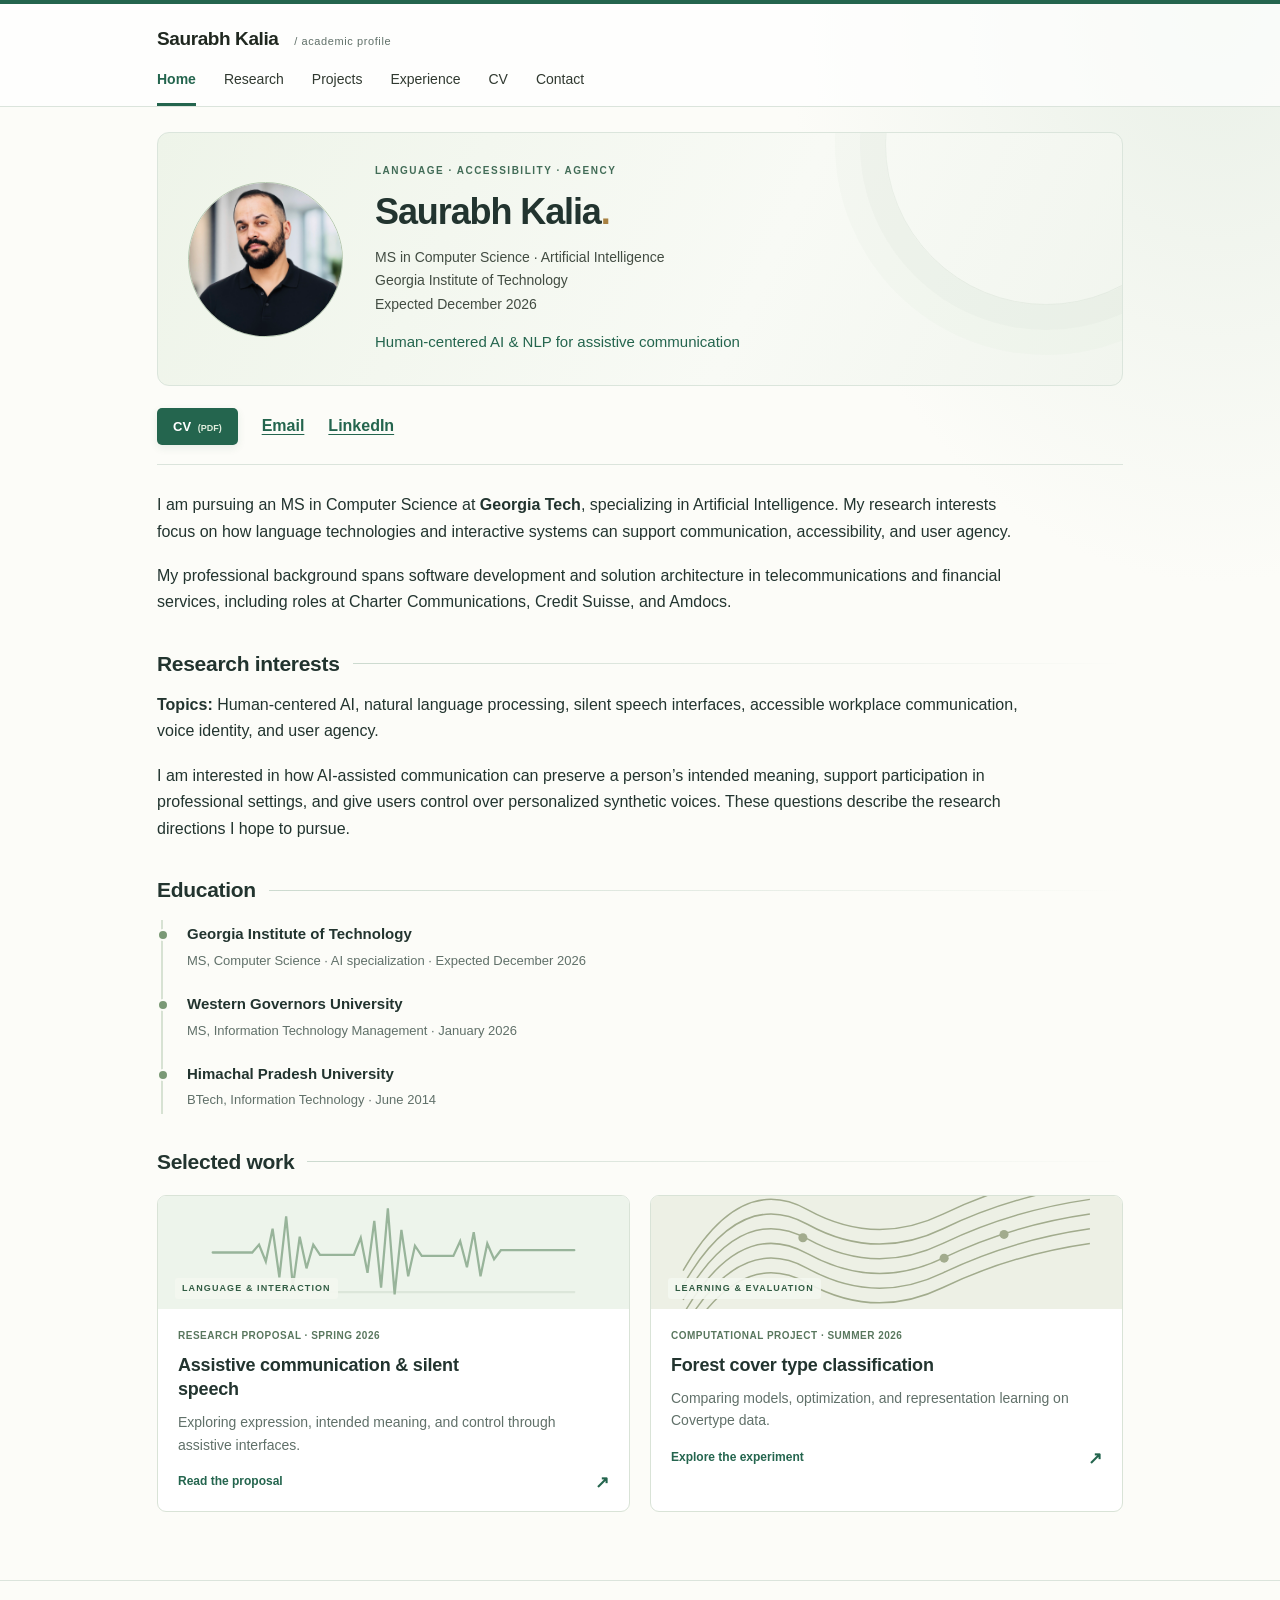
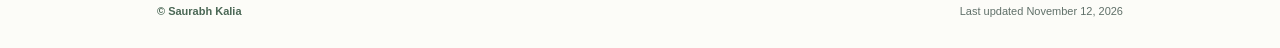
<file: index.html>
<!doctype html>
<html lang="en"><head><meta charset="utf-8"><meta name="viewport" content="width=device-width, initial-scale=1"><title>Saurabh Kalia | Human-centered AI &amp; NLP</title><meta name="description" content="Saurabh Kalia’s research interests, preparation, and academic projects in human-centered AI, NLP, and assistive communication."><meta name="theme-color" content="#216855"><meta property="og:title" content="Saurabh Kalia | Human-centered AI &amp; NLP"><meta property="og:description" content="Saurabh Kalia’s research interests, preparation, and academic projects in human-centered AI, NLP, and assistive communication."><meta property="og:type" content="website"><link rel="icon" href="./assets/favicon.svg" type="image/svg+xml"><link rel="stylesheet" href="./assets/academic.css"><script src="./assets/config.js" defer></script><script src="./assets/site.js" defer></script></head>
<body data-root="./"><a class="skip" href="#main">Skip to content</a><header><div class="shell"><a class="wordmark" href="#about">Saurabh Kalia</a><nav aria-label="Main navigation"><a href="#about" data-tab="about">Home</a><a href="#research" data-tab="research">Research</a><a href="#projects" data-tab="projects">Projects</a><a href="#experience" data-tab="experience">Experience</a><a href="#cv" data-tab="cv">CV</a><a href="#contact" data-tab="contact">Contact</a></nav></div></header><main id="main" class="shell">
<section class="profile" aria-label="Profile overview"><img
  class="profile-photo"
  src="./assets/IMG_1234.jpg"
  alt="Saurabh Kalia"
  width="155"
  height="155"
></div><div><div class="profile-kicker">Language · Accessibility · Agency</div><h1>Saurabh Kalia<span class="name-dot" aria-hidden="true">.</span></h1><p class="affiliation">MS in Computer Science · Artificial Intelligence<br>Georgia Institute of Technology<br>Expected December 2026</p><p class="research-line">Human-centered AI &amp; NLP for assistive communication</p></div></section>
<div class="quick-links" aria-label="Profile links"><a href="./files/saurabh-kalia-cv.pdf" data-profile-link="cv">CV <small>(PDF)</small></a><a data-profile-link="email" hidden>Email</a><span data-contact-placeholder="email">Email <small>to add</small></span><a data-profile-link="linkedin" target="_blank" rel="noopener" hidden>LinkedIn</a><span data-contact-placeholder="linkedin">LinkedIn <small>to add</small></span><a data-profile-link="github" hidden>GitHub</a></div>
<section class="tab-panel" id="about" aria-labelledby="home-heading"><h2 class="visually-hidden" id="home-heading">About</h2><p>I am pursuing an MS in Computer Science at <strong>Georgia Tech</strong>, specializing in Artificial Intelligence. My research interests focus on how language technologies and interactive systems can support communication, accessibility, and user agency.</p><p>My professional background spans software development and solution architecture in telecommunications and financial services, including roles at Charter Communications, Credit Suisse, and Amdocs.</p><h2>Research interests</h2><p><strong>Topics:</strong> Human-centered AI, natural language processing, silent speech interfaces, accessible workplace communication, voice identity, and user agency.</p><p>I am interested in how AI-assisted communication can preserve a person’s intended meaning, support participation in professional settings, and give users control over personalized synthetic voices. These questions describe the research directions I hope to pursue.</p><h2>Education</h2><ul class="education-list"><li><strong>Georgia Institute of Technology</strong><span>MS, Computer Science · AI specialization · Expected December 2026</span></li><li><strong>Western Governors University</strong><span>MS, Information Technology Management · January 2026</span></li><li><strong>Himachal Pradesh University</strong><span>BTech, Information Technology · June 2014</span></li></ul><h2>Selected work</h2><ul class="selected-list"><li><a class="project-card" href="projects/assistive-communication.html"><div class="card-art communication-art"><svg viewBox="0 0 320 100" aria-hidden="true"><g fill="none" stroke="currentColor" stroke-width="2" stroke-linecap="round"><path d="M0 50H35L41 43 47 58 53 29 59 72 65 18 71 80 77 36 83 64 89 43 95 52H125L131 37 137 68 143 22 149 81 155 11 161 87 167 30 173 71 179 44 185 53H213L219 40 225 63 231 32 237 71 243 42 249 56 255 48H320"/><path d="M0 85H320" opacity=".2"/></g></svg><span class="art-caption">Language &amp; interaction</span></div><div class="card-body"><span class="card-kind">Research proposal · Spring 2026</span><h3>Assistive communication &amp; silent speech</h3><p>Exploring expression, intended meaning, and control through assistive interfaces.</p><span class="card-cta">Read the proposal <span aria-hidden="true">↗</span></span></div></a></li><li><a class="project-card" href="projects/forest-cover.html"><div class="card-art forest-art"><svg viewBox="0 0 320 100" aria-hidden="true"><g fill="none" stroke="currentColor" stroke-width="1.3"><path d="M-20 92Q30 5 90 38T210 42 340 3"/><path d="M-20 105Q30 18 90 51T210 55 340 16"/><path d="M-20 118Q30 31 90 64T210 68 340 29"/><path d="M-20 131Q30 44 90 77T210 81 340 42"/><path d="M-20 79Q30-8 90 25T210 29 340-10"/><path d="M-20 66Q30-21 90 12T210 16 340-23"/></g><g fill="currentColor"><circle cx="86" cy="37" r="4"/><circle cx="211" cy="55" r="4"/><circle cx="264" cy="34" r="4"/></g></svg><span class="art-caption">Learning &amp; evaluation</span></div><div class="card-body"><span class="card-kind">Computational project · Summer 2026</span><h3>Forest cover type classification</h3><p>Comparing models, optimization, and representation learning on Covertype data.</p><span class="card-cta">Explore the experiment <span aria-hidden="true">↗</span></span></div></a></li></ul></section>
<section class="tab-panel" id="research"><h2>Research preparation.</h2><p class="lead">Developing research questions through proposals, literature review, and collaboration.</p><article class="entry"><div class="label">Research proposal</div><h3>Assistive Communication and Silent Speech Interfaces</h3><p class="meta">CS 8803 · Introduction to Research · Spring 2026</p><p>A proposal pairing acoustic-sensing eyewear with LLM-enhanced vocal re-synthesis for assistive workplace communication. Research questions address technical information exchange, perceptions of professional authority and communicative competence, and voice identity.</p><div class="entry-bottom"><a class="text-link" href="projects/assistive-communication.html">Explore project <span aria-hidden="true">↗</span></a><span class="tag">Proposed work</span></div></article><article class="entry"><div class="label">Research collaboration</div><h3>AI and Hiring</h3><p class="meta">CS 8903 · Special Problems · Spring 2026</p><p>I performed literature review and contributed to group discussions, IRB document preparation, and research-participant mock interviews for a doctoral student’s project. Mentor and further study details await confirmation and public-disclosure clearance.</p><div class="entry-bottom"><span class="tag">Details forthcoming</span></div></article><article class="entry"><div class="label">Course literature review</div><h3>AI-Mediated Second-Language Learning</h3><p class="meta">CS 6795 · Fall 2025</p><p>An interdisciplinary literature synthesis on how AI-mediated translation and summarization may reshape second-language representations. I examined cognitive load, lexical encoding, receptive–productive competence asymmetries, and neuroplasticity, and developed recommendations balancing AI assistance with cognitively demanding learning activities. The full report is forthcoming.</p><div class="entry-bottom"><span class="tag">Report forthcoming</span></div></article></section><section class="tab-panel" id="projects"><h2>Selected academic projects.</h2><p class="lead">Computational work, applied analysis, and systems planning.</p><article class="entry"><div class="label">Completed computational project</div><h3>Forest Cover Type Classification</h3><p class="meta">Summer 2026</p><p>Benchmarked Decision Trees, kNN, SVMs, and neural networks on a stratified 20,000-record Covertype sample. The project also examined optimization, regularization, clustering, and dimensionality reduction. Adam test Macro-F1 increased from 0.6193 to 0.6710 with label smoothing, as reported in my CV.</p><div class="entry-bottom"><a class="text-link" href="projects/forest-cover.html">Explore project <span aria-hidden="true">↗</span></a><span class="tag">Completed · report pending</span></div></article><article class="entry"><div class="label">In progress</div><h3>National Parks Seasonal Demand Analysis</h3><p class="meta">Fall 2026</p><p>A CSE 6242 project using 2022–2025 Recreation.gov campsite-demand data. I am responsible for data integration and modeling; a comparison of SARIMA forecasts against a seasonal naive baseline is planned. Completed components and results will be added as the work progresses.</p><div class="entry-bottom"><span class="tag">In progress</span></div></article><article class="entry"><div class="label">WGU capstone</div><h3>Data Model Modernization for Automated Reporting Analytics</h3><p class="meta">C498 Master’s Capstone · Fall 2025 · Planning and mock implementation</p><p>Developed an OBIEE-based self-service reporting plan covering semantic and dimensional models, ETL, governance, costs, risks, and a phased six-month implementation. Defined evaluation for reporting time, adoption, satisfaction, data quality, and performance. Benefits remain targets, rather than measured improvements.</p><div class="entry-bottom"><span class="tag">Planning & mock implementation</span></div></article></section><section class="tab-panel" id="experience"><h2>Professional experience.</h2><p class="lead">A background in software development and solution architecture.</p><article class="experience"><div><h3>Charter Communications</h3><p>Solutions Architect · Apr 2023–Present</p></div><p>Led technical discovery and mobile billing solution design, and validated implementations with vendors and cross-functional stakeholders.</p></article><article class="experience"><div><h3>Credit Suisse</h3><p>Software Development and Architecture Engineer · Oct 2019–Jan 2023</p></div><p>Designed and led development of a regulatory reporting application using PL/SQL, Informatica, OBIEE, and Java to automate data integration and manual handoffs.</p></article><article class="experience"><div><h3>Amdocs</h3><p>Software Developer · Dec 2014–Sep 2019</p></div><p>Developed provisioning logic in Java, PL/SQL, and shell scripts, and integrated J2EE applications with upstream ordering.</p></article><p class="meta">See the CV for the full employment history.</p></section>
<section class="tab-panel" id="cv"><h2>Curriculum vitae</h2><p>My CV includes education, research preparation, academic projects, professional experience, and technical skills.</p><p><a href="./files/saurabh-kalia-cv.pdf">Download CV (PDF)</a></p></section>
<section class="tab-panel" id="contact"><h2>Contact</h2><p>I welcome conversations with prospective advisors and collaborators working on human-centered AI, NLP, and assistive communication.</p><dl class="contact-list"><div><dt>Email</dt><dd><a data-profile-link="email" hidden>Email me</a><span data-contact-placeholder="email">Professional email to be added</span></dd></div><div><dt>LinkedIn</dt><dd><a data-profile-link="linkedin" hidden>LinkedIn profile</a><span data-contact-placeholder="linkedin">Profile link to be added</span></dd></div></dl></section></main><footer><div class="shell footer-inner"><span>© Saurabh Kalia</span><span>Last updated <span data-updated>November 12, 2026</span></span></div></footer></body></html>
</file>
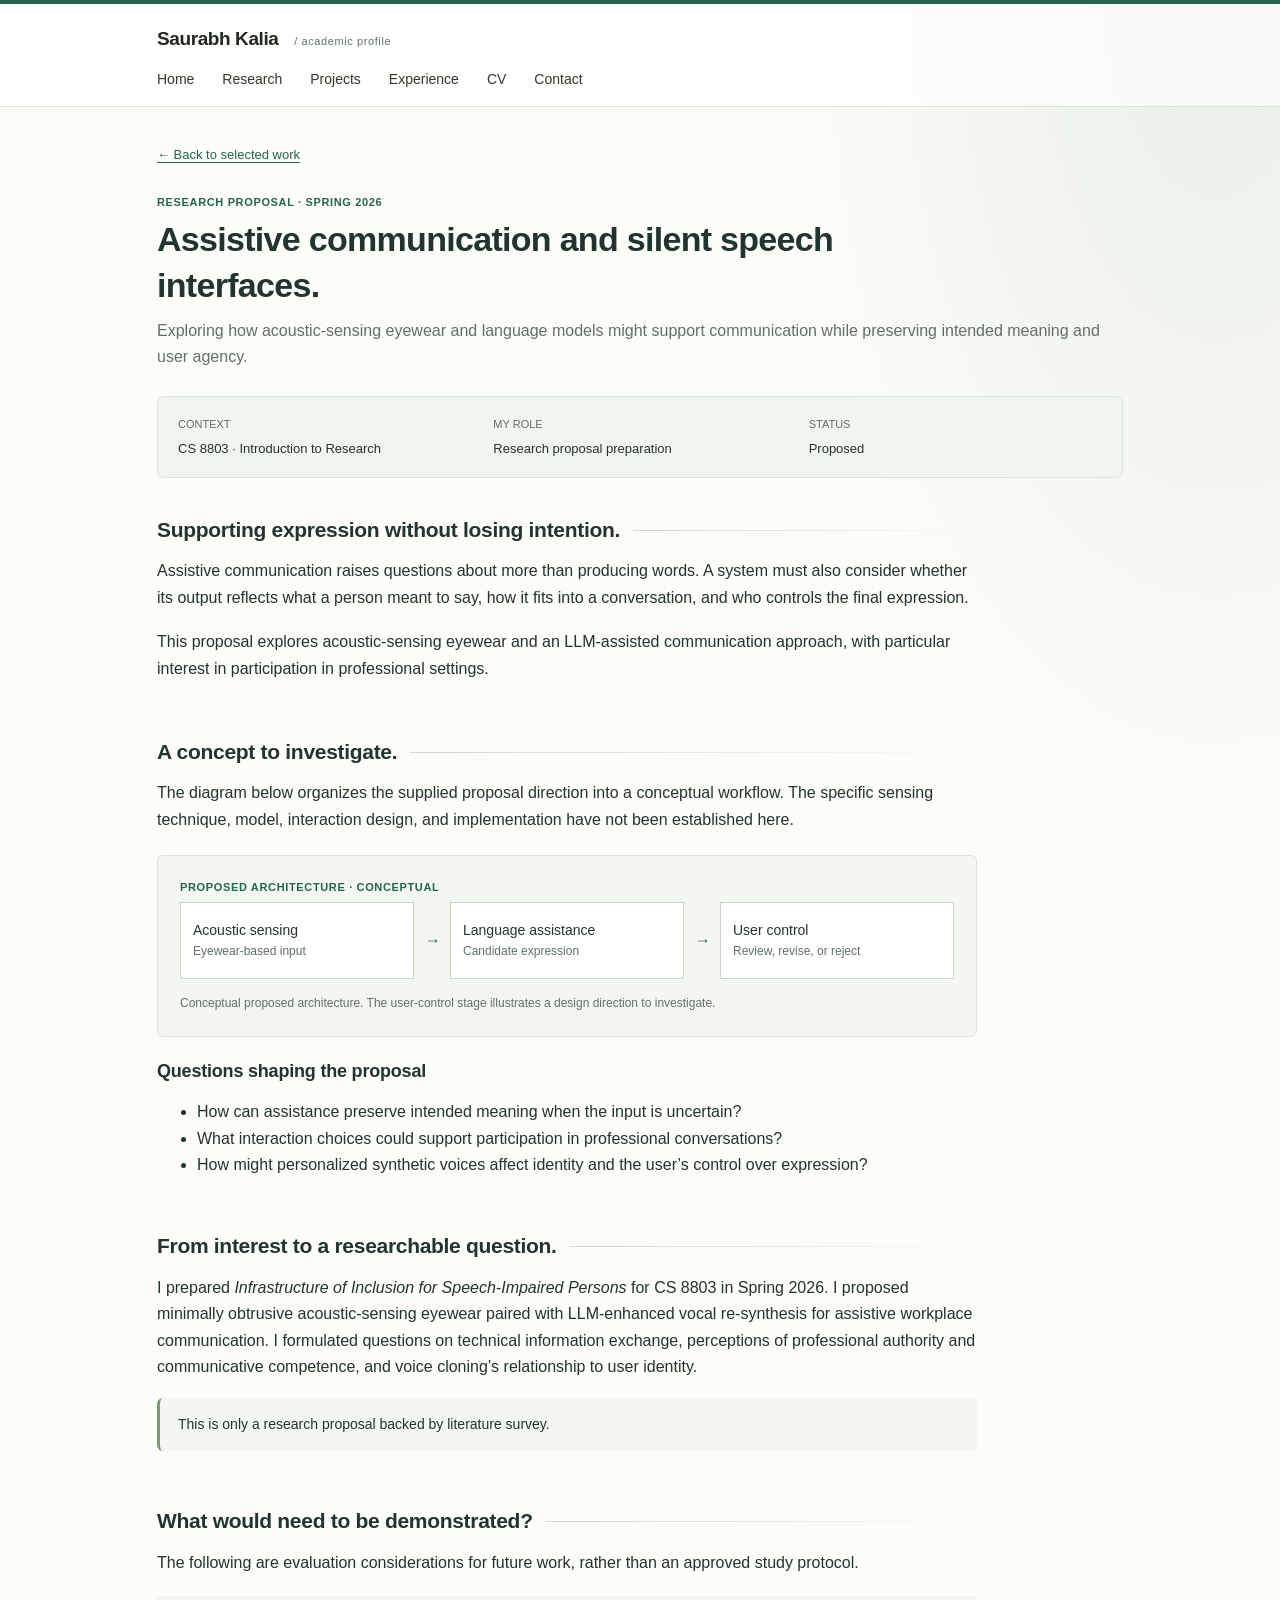
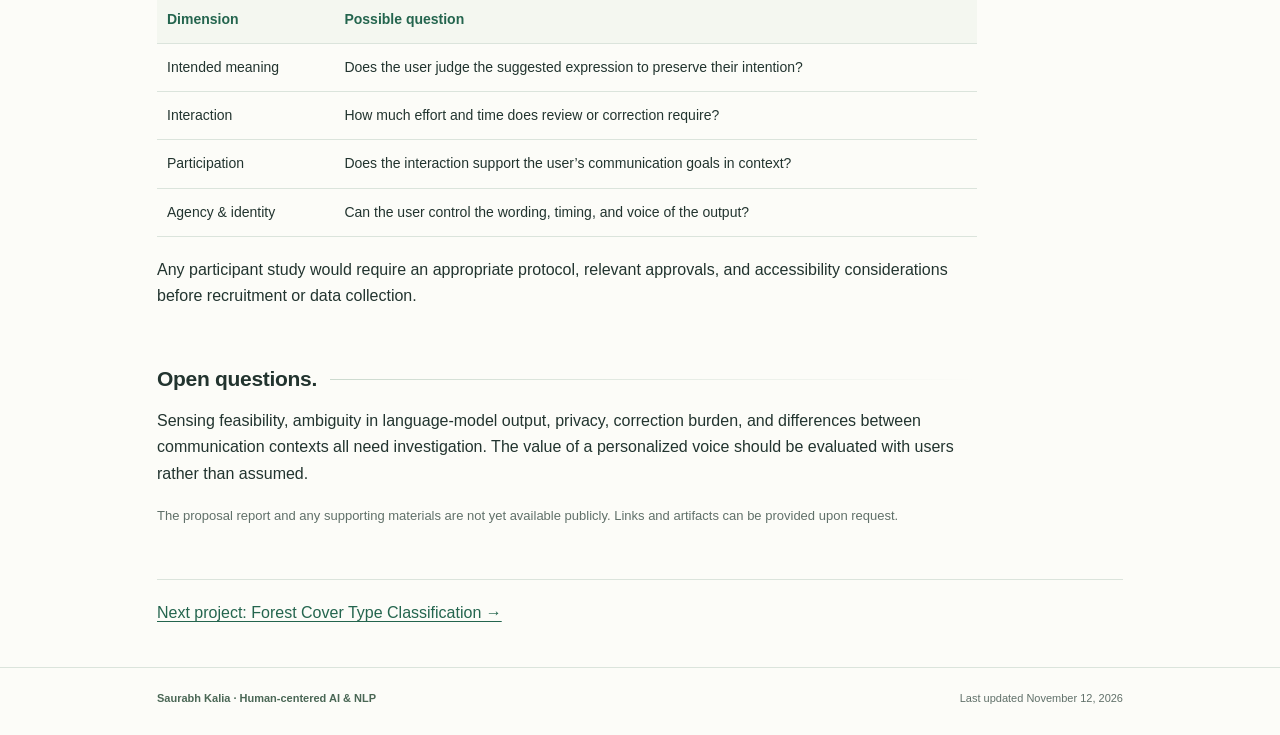
<file: projects/assistive-communication.html>
<!doctype html>
<html lang="en"><head><meta charset="utf-8"><meta name="viewport" content="width=device-width, initial-scale=1"><title>Assistive Communication Proposal | Saurabh Kalia</title><meta name="description" content="A proposed research direction in silent speech interfaces, language-model assistance, and user agency."><meta name="theme-color" content="#216855"><meta property="og:title" content="Assistive Communication Proposal | Saurabh Kalia"><meta property="og:description" content="A proposed research direction in silent speech interfaces, language-model assistance, and user agency."><meta property="og:type" content="website"><link rel="icon" href="../assets/favicon.svg" type="image/svg+xml"><link rel="stylesheet" href="../assets/academic.css"><script src="../assets/config.js" defer></script><script src="../assets/site.js" defer></script></head>
<body data-root="../"><a class="skip" href="#main">Skip to content</a><header><div class="shell header-inner"><a class="wordmark" href="../index.html">Saurabh Kalia</a><nav aria-label="Main navigation"><a href="../index.html#about">Home</a><a href="../index.html#research">Research</a><a href="../index.html#projects">Projects</a><a href="../index.html#experience">Experience</a><a href="../index.html#cv">CV</a><a href="../index.html#contact">Contact</a></nav></div></header><main id="main" class="shell"><div class="project-hero"><a class="breadcrumb" href="../index.html#projects">← Back to selected work</a><p class="label" style="margin-top:30px">Research proposal · Spring 2026</p><h1>Assistive communication and silent speech interfaces.</h1><p class="lead">Exploring how acoustic-sensing eyewear and language models might support communication while preserving intended meaning and user agency.</p><dl class="project-facts"><div><dt>Context</dt><dd>CS 8803 · Introduction to Research</dd></div><div><dt>My role</dt><dd>Research proposal preparation</dd></div><div><dt>Status</dt><dd>Proposed</dd></div></dl></div><section class="section"><div><div class="prose"><h2>Supporting expression without losing intention.</h2><p>Assistive communication raises questions about more than producing words. A system must also consider whether its output reflects what a person meant to say, how it fits into a conversation, and who controls the final expression.</p><p>This proposal explores acoustic-sensing eyewear and an LLM-assisted communication approach, with particular interest in participation in professional settings.</p></div></div></section><section class="section"><div><div class="prose"><h2>A concept to investigate.</h2><p>The diagram below organizes the supplied proposal direction into a conceptual workflow. The specific sensing technique, model, interaction design, and implementation have not been established here.</p><figure class="diagram"><div class="label">Proposed architecture · conceptual</div><div class="flow" role="img" aria-label="Proposed flow: acoustic-sensing eyewear to language-model assistance to user review and communication. The user would retain the ability to revise or reject output."><div class="flow-step">Acoustic sensing<small>Eyewear-based input</small></div><div class="flow-arrow" aria-hidden="true">↓</div><div class="flow-step">Language assistance<small>Candidate expression</small></div><div class="flow-arrow" aria-hidden="true">↓</div><div class="flow-step">User control<small>Review, revise, or reject</small></div></div><figcaption>Conceptual proposed architecture. The user-control stage illustrates a design direction to investigate.</figcaption></figure><h3>Questions shaping the proposal</h3><ul><li>How can assistance preserve intended meaning when the input is uncertain?</li><li>What interaction choices could support participation in professional conversations?</li><li>How might personalized synthetic voices affect identity and the user’s control over expression?</li></ul></div></div></section><section class="section"><div><div class="prose"><h2>From interest to a researchable question.</h2><p>I prepared <em>Infrastructure of Inclusion for Speech-Impaired Persons</em> for CS 8803 in Spring 2026. I proposed minimally obtrusive acoustic-sensing eyewear paired with LLM-enhanced vocal re-synthesis for assistive workplace communication. I formulated questions on technical information exchange, perceptions of professional authority and communicative competence, and voice cloning’s relationship to user identity.</p><div class="notice">This is only a research proposal backed by literature survey.</div></div></div></section><section class="section"><div><div class="prose"><h2>What would need to be demonstrated?</h2><p>The following are evaluation considerations for future work, rather than an approved study protocol.</p><table class="research-table"><thead><tr><th scope="col">Dimension</th><th scope="col">Possible question</th></tr></thead><tbody><tr><td>Intended meaning</td><td>Does the user judge the suggested expression to preserve their intention?</td></tr><tr><td>Interaction</td><td>How much effort and time does review or correction require?</td></tr><tr><td>Participation</td><td>Does the interaction support the user’s communication goals in context?</td></tr><tr><td>Agency &amp; identity</td><td>Can the user control the wording, timing, and voice of the output?</td></tr></tbody></table><p>Any participant study would require an appropriate protocol, relevant approvals, and accessibility considerations before recruitment or data collection.</p></div></div></section><section class="section"><div><div class="prose"><h2>Open questions.</h2><p>Sensing feasibility, ambiguity in language-model output, privacy, correction burden, and differences between communication contexts all need investigation. The value of a personalized voice should be evaluated with users rather than assumed.</p><p class="meta">The proposal report and any supporting materials are not yet available publicly. Links and artifacts can be provided upon request.</p></div></div></section><div class="next-page"><a href="forest-cover.html">Next project: Forest Cover Type Classification →</a></div></main><footer><div class="shell footer-inner"><span>Saurabh Kalia · Human-centered AI &amp; NLP</span><span>Last updated <span data-updated>November 4, 2026</span></span></div></footer></body></html>
</file>
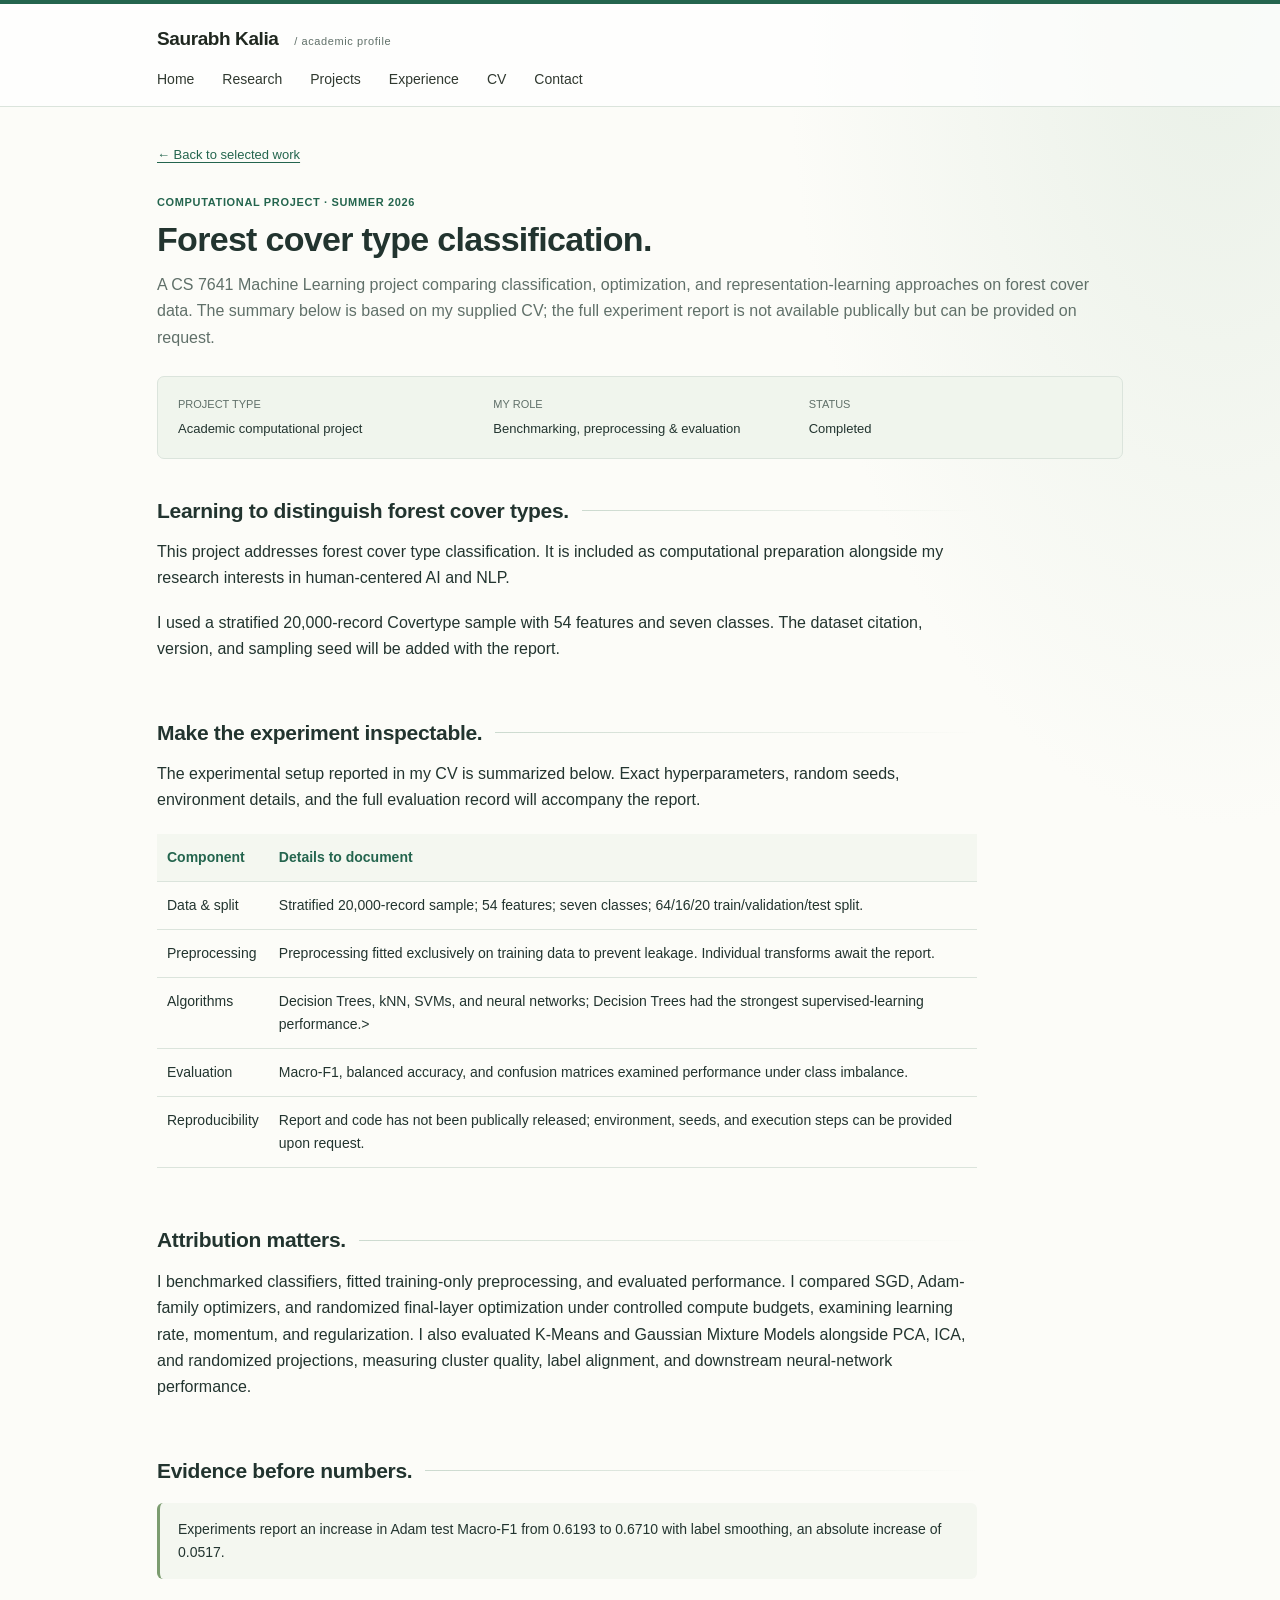
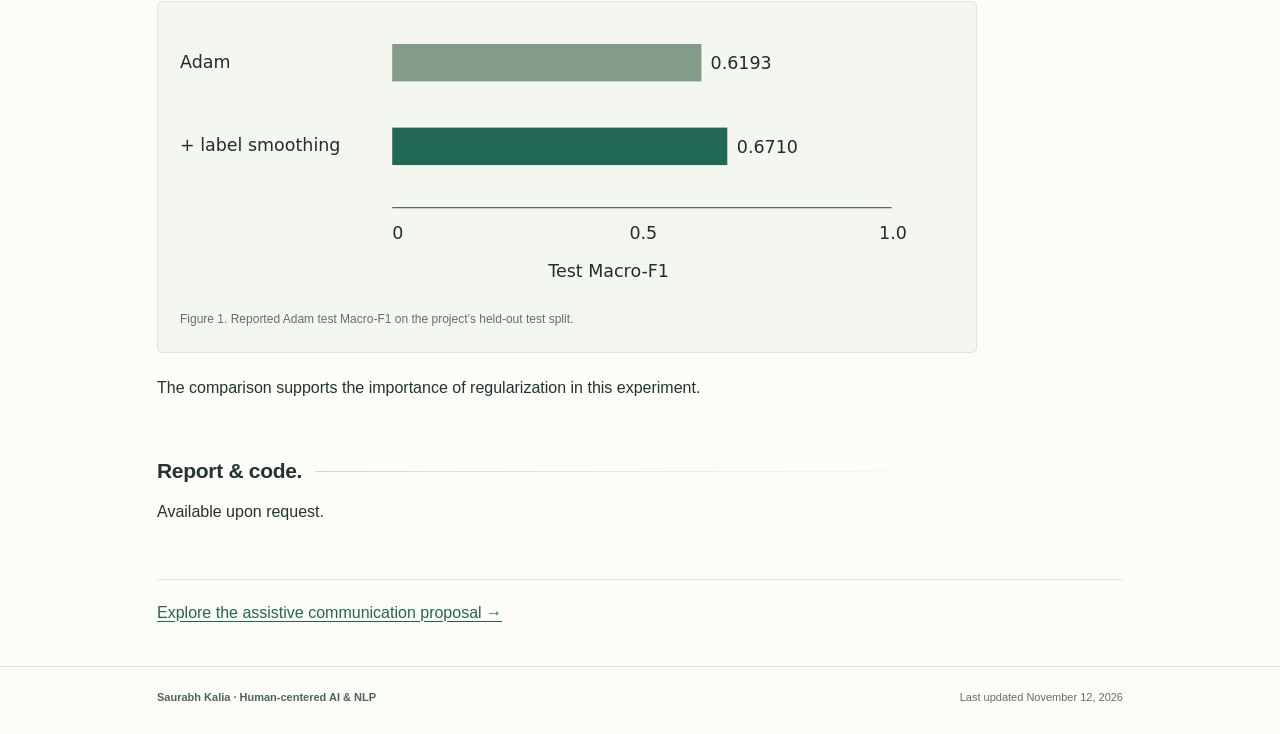
<file: projects/forest-cover.html>
<!doctype html>
<html lang="en"><head><meta charset="utf-8"><meta name="viewport" content="width=device-width, initial-scale=1"><title>Forest Cover Type Classification | Saurabh Kalia</title><meta name="description" content="A completed academic classification project; verified methods, results, and project materials forthcoming."><meta name="theme-color" content="#216855"><meta property="og:title" content="Forest Cover Type Classification | Saurabh Kalia"><meta property="og:description" content="A completed academic classification project; verified methods, results, and project materials forthcoming."><meta property="og:type" content="website"><link rel="icon" href="../assets/favicon.svg" type="image/svg+xml"><link rel="stylesheet" href="../assets/academic.css"><script src="../assets/config.js" defer></script><script src="../assets/site.js" defer></script></head>
<body data-root="../"><a class="skip" href="#main">Skip to content</a><header><div class="shell header-inner"><a class="wordmark" href="../index.html">Saurabh Kalia</a><nav aria-label="Main navigation"><a href="../index.html#about">Home</a><a href="../index.html#research">Research</a><a href="../index.html#projects">Projects</a><a href="../index.html#experience">Experience</a><a href="../index.html#cv">CV</a><a href="../index.html#contact">Contact</a></nav></div></header><main id="main" class="shell"><div class="project-hero"><a class="breadcrumb" href="../index.html#projects">← Back to selected work</a><p class="label" style="margin-top:30px">Computational project · Summer 2026</p><h1>Forest cover type classification.</h1><p class="lead">A CS 7641 Machine Learning project comparing classification, optimization, and representation-learning approaches on forest cover data. The summary below is based on my supplied CV; the full experiment report is not available publically but can be provided on request.</p><dl class="project-facts"><div><dt>Project type</dt><dd>Academic computational project</dd></div><div><dt>My role</dt><dd>Benchmarking, preprocessing &amp; evaluation</dd></div><div><dt>Status</dt><dd>Completed</dd></div></dl></div><section class="section"><div><div class="prose"><h2>Learning to distinguish forest cover types.</h2><p>This project addresses forest cover type classification. It is included as computational preparation alongside my research interests in human-centered AI and NLP.</p><p>I used a stratified 20,000-record Covertype sample with 54 features and seven classes. The dataset citation, version, and sampling seed will be added with the report.</p></div></div></section><section class="section"><div><div class="prose"><h2>Make the experiment inspectable.</h2><p>The experimental setup reported in my CV is summarized below. Exact hyperparameters, random seeds, environment details, and the full evaluation record will accompany the report.</p><table class="research-table"><thead><tr><th scope="col">Component</th><th scope="col">Details to document</th></tr></thead><tbody><tr><td>Data &amp; split</td><td>Stratified 20,000-record sample; 54 features; seven classes; 64/16/20 train/validation/test split.</td></tr><tr><td>Preprocessing</td><td>Preprocessing fitted exclusively on training data to prevent leakage. Individual transforms await the report.</td></tr><tr><td>Algorithms</td><td>Decision Trees, kNN, SVMs, and neural networks; Decision Trees had the strongest supervised-learning performance.></tr><tr><td>Evaluation</td><td>Macro-F1, balanced accuracy, and confusion matrices examined performance under class imbalance.</td></tr><tr><td>Reproducibility</td><td>Report and code has not been publically released; environment, seeds, and execution steps can be provided upon request.</td></tr></tbody></table></div></div></section><section class="section"><div><div class="prose"><h2>Attribution matters.</h2><p>I benchmarked classifiers, fitted training-only preprocessing, and evaluated performance. I compared SGD, Adam-family optimizers, and randomized final-layer optimization under controlled compute budgets, examining learning rate, momentum, and regularization. I also evaluated K-Means and Gaussian Mixture Models alongside PCA, ICA, and randomized projections, measuring cluster quality, label alignment, and downstream neural-network performance.</p></div></div></section><section class="section"><div><div class="prose"><h2>Evidence before numbers.</h2><div class="notice">Experiments report an increase in Adam test Macro-F1 from 0.6193 to 0.6710 with label smoothing, an absolute increase of 0.0517.</div><figure class="diagram"><svg viewBox="0 0 620 210" role="img" aria-labelledby="chart-title chart-desc" style="width:100%;height:auto"><title id="chart-title">Adam test Macro-F1 with and without label smoothing</title><desc id="chart-desc">Baseline Adam: 0.6193. Adam with label smoothing: 0.6710. Scale from 0 to 1. Values reported in the supplied CV.</desc><g font-family="system-ui,sans-serif" font-size="14" fill="#202e2c"><text x="0" y="35">Adam</text><text x="0" y="102">+ label smoothing</text><rect x="170" y="16" width="247.72" height="30" fill="#839b87"/><rect x="170" y="83" width="268.4" height="30" fill="#216855"/><text x="425" y="36">0.6193</text><text x="446" y="103">0.6710</text><line x1="170" y1="147" x2="570" y2="147" stroke="#596762"/><text x="170" y="172">0</text><text x="360" y="172">0.5</text><text x="560" y="172">1.0</text><text x="295" y="203">Test Macro-F1</text></g></svg><figcaption>Figure 1. Reported Adam test Macro-F1 on the project’s held-out test split.</figcaption></figure><p>The comparison supports the importance of regularization in this experiment.</p></div></div></section><section class="section"><div><div class="prose"><h2>Report &amp; code.</h2><p>Available upon request.</div></div></section><div class="next-page"><a href="assistive-communication.html">Explore the assistive communication proposal →</a></div></main><footer><div class="shell footer-inner"><span>Saurabh Kalia · Human-centered AI &amp; NLP</span><span>Last updated <span data-updated>November 4, 2026</span></span></div></footer></body></html>
</file>
<file: assets/academic.css>
:root{--ink:#242a26;--muted:#606760;--green:#2c613b;--line:#d6e1d6;--wash:#f1f6eb}
*{box-sizing:border-box}html{scroll-behavior:smooth;scroll-padding-top:20px}body{margin:0;background:#fff;color:var(--ink);font:16px/1.65 Arial,Helvetica,sans-serif}a{color:var(--green);text-underline-offset:3px}a:hover{color:#153c20}a:focus-visible{outline:3px solid #5b8354;outline-offset:5px}p{margin:0 0 18px}h1,h2,h3{line-height:1.35}h1{font-size:30px;margin:0 0 9px;font-weight:700}h2{font-size:21px;margin:30px 0 14px;padding-bottom:9px;border-bottom:1px solid var(--line)}h3{font-size:18px;margin:0 0 7px}strong{font-weight:600}.shell{max-width:1000px;padding:0 32px;margin:0 auto}header{border-bottom:1px solid #a9c7ad;padding:20px 0 0}.wordmark{display:inline-block;font-size:20px;font-weight:700;text-decoration:none;color:#202820;margin-bottom:14px}nav{display:flex;flex-wrap:wrap;gap:27px}nav a{font-size:16px;text-decoration:none;color:#303930;padding:0 0 12px;border-bottom:3px solid transparent}nav a.active{color:var(--green);border-color:var(--green);font-weight:600}nav a:hover{color:var(--green)}.profile{display:grid;grid-template-columns:142px 1fr;gap:30px;align-items:center;padding:32px 0 28px;border-bottom:1px solid var(--line)}.portrait-placeholder{height:168px;background:#f1f2ef;border:1px solid #dde2da;display:flex;flex-direction:column;justify-content:center;align-items:center;color:#7a8778}.portrait-placeholder span{font-size:40px;font-weight:400;letter-spacing:2px}.portrait-placeholder small{font-size:11px;color:#697667;margin-top:9px}.affiliation{line-height:1.6;margin:0;color:#424c42}.research-line{color:var(--green);margin:12px 0 0;font-size:15px}.quick-links{display:flex;flex-wrap:wrap;align-items:center;gap:26px;margin:22px 0 26px;padding:13px 18px;background:var(--wash);border:1px solid #dce8d0;border-radius:4px}.quick-links a{font-weight:600}.quick-links>span{color:#646c60;font-size:14px}.quick-links small{font-size:10px;text-transform:uppercase;margin-left:3px;color:#626b5b}.tab-panel{min-height:230px;padding:0 0 25px}.tab-panel>h2:first-child{margin-top:0}.education-list,.selected-list{padding:0;list-style:none}.education-list li,.selected-list li{margin:0 0 14px}.education-list span,.selected-list span{display:block;font-size:14px;color:var(--muted);margin-top:2px}.selected-list a{font-weight:600}.lead{color:var(--muted);font-size:16px}.meta{color:var(--muted);font-size:13px}.entry{padding:21px 0;border-bottom:1px solid #e0e6de}.entry:last-child{border:0}.entry p{margin:8px 0;font-size:15px}.entry .meta{font-size:13px}.label{font-size:11px;color:var(--green);font-weight:600;text-transform:uppercase;letter-spacing:.65px;margin-bottom:6px}.entry-bottom{display:flex;align-items:center;gap:16px;margin-top:12px}.text-link{font-size:14px}.tag{font-size:11px;color:#626e60;background:#f2f5ef;padding:3px 7px;border-radius:3px}.experience{padding:17px 0;border-bottom:1px solid #e0e6de}.experience p{font-size:15px;margin:8px 0}.experience h3{font-size:17px}.experience>div p{font-size:13px;color:var(--muted)}footer{border-top:1px solid var(--line);margin-top:20px;padding:21px 0 28px;font-size:12px;color:var(--muted)}.footer-inner{display:flex;justify-content:space-between;gap:14px}.contact-list>div{display:grid;grid-template-columns:100px 1fr;margin-bottom:14px}.contact-list dt{font-weight:600}.contact-list dd{margin:0;color:var(--muted)}.skip{position:absolute;left:20px;top:-100px;background:#fff;padding:10px;z-index:10}.skip:focus{top:8px}.visually-hidden{position:absolute;width:1px;height:1px;overflow:hidden;clip-path:inset(50%);white-space:nowrap}.project-hero{padding:30px 0 10px}.breadcrumb{font-size:13px}.project-hero .label{margin-top:25px!important}.project-hero h1{font-size:32px;max-width:800px}.project-facts{display:grid;grid-template-columns:repeat(3,1fr);gap:22px;padding:18px 0;border-top:1px solid var(--line);border-bottom:1px solid var(--line);margin:25px 0 0}.project-facts dt{color:var(--muted);font-size:11px;text-transform:uppercase}.project-facts dd{margin:5px 0 0;font-size:13px}.section{padding:10px 0}.section h2{margin-top:18px}.prose{max-width:820px}.notice{border-left:3px solid #7c9c70;background:#f4f7f0;padding:15px 18px;font-size:14px;margin:18px 0}.diagram{margin:22px 0;padding:22px;background:#f4f7f0;border:1px solid #dde6d7}.diagram figcaption{font-size:12px;color:var(--muted);margin-top:15px}.flow{display:grid;grid-template-columns:1fr 20px 1fr 20px 1fr;align-items:center;gap:8px}.flow-step{background:white;border:1px solid #cbd8c6;padding:16px 12px;font-size:14px}.flow-step small{display:block;color:var(--muted);font-size:12px}.flow-arrow{transform:rotate(-90deg);text-align:center;color:var(--green)}.research-table{width:100%;border-collapse:collapse;font-size:14px;margin:20px 0}.research-table th,.research-table td{padding:12px 10px;text-align:left;border-bottom:1px solid var(--line);vertical-align:top}.research-table th{color:var(--green);background:#f4f7f0}.next-page{margin:25px 0 40px;padding-top:20px;border-top:1px solid var(--line)}[hidden]{display:none!important}
@media(max-width:600px){.shell{padding:0 20px}header{padding-top:16px}nav{gap:18px;row-gap:0}nav a{font-size:14px;padding-bottom:9px;margin-bottom:5px}.profile{grid-template-columns:104px 1fr;gap:19px;padding:24px 0}.portrait-placeholder{height:142px}.portrait-placeholder span{font-size:30px}.portrait-placeholder small{font-size:9px}h1{font-size:25px}.affiliation{font-size:13px}.research-line{font-size:13px}.quick-links{gap:18px;padding:12px 14px;margin:18px 0 24px}body{font-size:15px}h2{font-size:20px}.entry-bottom{flex-wrap:wrap}.project-hero h1{font-size:27px}.project-facts{grid-template-columns:1fr;gap:12px}.flow{grid-template-columns:1fr}.flow-arrow{transform:none}.footer-inner{flex-direction:column;gap:4px}.diagram{padding:14px}.research-table td,.research-table th{padding:10px 6px}.contact-list>div{grid-template-columns:80px 1fr}}
@media(prefers-reduced-motion:reduce){html{scroll-behavior:auto}}
@media print{header,.quick-links,.next-page,.portrait-placeholder{display:none}.profile{display:block}.tab-panel[hidden]{display:block!important}.shell{max-width:none}body{font-size:11pt}.tab-panel{min-height:0}.entry,.experience{break-inside:avoid}footer{margin-top:10px}}

/* Visual refinement: warm paper, botanical color, and quiet technical motifs. */
:root{--ink:#22342f;--muted:#607069;--green:#24654e;--line:#dbe4dc;--wash:#edf4ea}
body{background:radial-gradient(ellipse at 95% 0%,#e9f0e7 0,transparent 430px),#fcfcf8;font-family:"Segoe UI",Arial,Helvetica,sans-serif;-webkit-font-smoothing:antialiased}
header{border-top:4px solid #24654e;border-bottom:1px solid var(--line);background:#ffffffb8;padding-top:19px}.wordmark{font-size:19px;letter-spacing:-.4px}.wordmark:after{content:" / academic profile";font-size:11px;letter-spacing:.6px;color:var(--muted);font-weight:400;margin-left:12px}nav{gap:28px}nav a{font-size:14px;transition:color .18s,border-color .18s}.shell{max-width:1030px}
.profile{margin-top:25px;padding:30px;grid-template-columns:155px 1fr;gap:32px;border:1px solid #dbe5dc;border-radius:12px;background:linear-gradient(115deg,#eef4e9,#f8faf5 62%,#f1f5ee);position:relative;overflow:hidden}.profile:after{content:"";position:absolute;right:-85px;top:-150px;width:320px;height:320px;border:1px solid #a6bba72e;border-radius:50%;box-shadow:0 0 0 25px #b5c8b516,0 0 0 50px #b5c8b511;pointer-events:none}.profile>div{position:relative;z-index:1}.profile h1{font-size:36px;letter-spacing:-1.1px;margin-bottom:9px}.name-dot{color:#a88142}.profile-kicker{font-size:10px;letter-spacing:1.5px;text-transform:uppercase;color:#426c57;margin-bottom:8px;font-weight:600}.affiliation{font-size:14px;line-height:1.7}.research-line{font-size:15px;font-weight:500;margin-top:13px;max-width:530px}
.portrait-placeholder{height:155px;border-radius:50%;background:#e1eadb;border:1px solid #b7c9b2;box-shadow:inset 0 0 0 7px #edf3e7,0 7px 18px #334c3410;position:relative;color:#3c664d}.portrait-placeholder span{font-family:Georgia,serif;font-size:46px;letter-spacing:-2px}.portrait-placeholder small{font-size:9px;color:#50684f;margin-top:2px}.orbit{position:absolute;inset:-9px;border:1px dashed #9db49670;border-radius:50%}
.quick-links{background:transparent;border:0;border-bottom:1px solid var(--line);border-radius:0;padding:0 0 19px;gap:24px;margin:22px 0 27px}.quick-links>a:first-child{background:var(--green);color:white;text-decoration:none;padding:8px 16px;border-radius:5px;font-size:13px;box-shadow:0 3px 8px #245b3617}.quick-links>a:first-child small{color:#e0eddd}.quick-links>a:first-child:hover{background:#194e39}.quick-links>span{font-size:13px}.quick-links small{font-size:9px}
h2{font-size:21px;letter-spacing:-.3px;border-bottom:0;padding-bottom:0;margin-top:34px;display:flex;align-items:center;gap:13px}h2:after{content:"";height:1px;flex:1;background:linear-gradient(90deg,#ccdacf,transparent)}h3{letter-spacing:-.2px}.tab-panel{animation:panel-in .25s ease-out}.tab-panel>p{max-width:870px}.education-list{border-left:2px solid #d7e2d3;padding-left:20px;margin-left:4px}.education-list li{position:relative;padding:1px 0 3px 4px;margin-bottom:16px}.education-list li:before{content:"";position:absolute;left:-26px;top:9px;width:8px;height:8px;background:#7a9976;border:2px solid #fcfcf8;border-radius:50%;box-sizing:content-box}.education-list strong{font-size:15px}.education-list span{font-size:13px}
.selected-list{display:grid;grid-template-columns:1fr 1fr;gap:20px;margin-top:19px}.selected-list li{margin:0;min-width:0}.project-card{display:block;height:100%;overflow:hidden;border:1px solid #d9e3d7;border-radius:9px;background:#fff;text-decoration:none;color:var(--ink);transition:transform .2s,box-shadow .2s,border-color .2s}.project-card:hover,.project-card:focus-visible{transform:translateY(-3px);box-shadow:0 8px 25px #24443412;border-color:#adc3a6;color:var(--ink)}.card-art{height:113px;position:relative;overflow:hidden;background:#edf4eb;color:#789c7b}.card-art svg{width:100%;height:100%;display:block;opacity:.72}.forest-art{background:#edf0e5;color:#85916b}.art-caption{position:absolute;left:17px;bottom:10px!important;font-size:9px!important;font-weight:600;text-transform:uppercase;letter-spacing:1.1px;color:#315c43!important;background:#f5f8f0e8;padding:3px 7px;border-radius:3px}.card-body{padding:19px 20px}.card-kind{font-size:10px!important;color:#59775e!important;margin:0 0 8px!important;text-transform:uppercase;letter-spacing:.5px}.card-body h3{font-size:18px;font-weight:600;line-height:1.35;max-width:310px}.card-body p{font-size:14px;line-height:1.6;font-weight:400;color:var(--muted);margin:10px 0 16px}.card-cta{font-size:12px!important;color:var(--green)!important;font-weight:600;display:flex!important;justify-content:space-between}.card-cta span{font-size:17px!important;color:var(--green)!important;line-height:1}
.entry{border:1px solid #dde5da;border-radius:8px;padding:23px;margin:17px 0;background:#ffffffb5}.entry:last-child{border:1px solid #dde5da}.entry h3{font-size:19px;font-weight:600}.tag{border:1px solid #d9e4d2;border-radius:20px;padding:3px 10px;font-size:10px}.experience{position:relative;padding-left:19px;border-left:2px solid #dbe5d7;margin-left:4px}.experience:before{content:"";position:absolute;left:-5px;top:24px;width:8px;height:8px;background:#7e9c76;border-radius:50%}.project-hero{padding-top:34px}.project-hero h1{font-size:34px;letter-spacing:-.7px}.project-facts{background:#f0f5ed;padding:18px 20px;border-radius:7px;border:1px solid var(--line)}.notice,.diagram{border-radius:6px}.next-page a{font-weight:500}footer{font-size:11px;margin-top:27px}.footer-inner>span:first-child{font-weight:600;color:#4a6755}
@keyframes panel-in{from{opacity:.5;transform:translateY(4px)}to{opacity:1;transform:translateY(0)}}
@media(max-width:600px){.wordmark:after{font-size:9px;margin-left:9px}nav{gap:18px}.profile{margin-top:19px;padding:22px 18px;grid-template-columns:90px 1fr;gap:22px;border-radius:9px}.portrait-placeholder{height:90px}.portrait-placeholder span{font-size:31px}.portrait-placeholder small{font-size:7px}.orbit{inset:-6px}.profile h1{font-size:27px;letter-spacing:-.6px}.profile-kicker{font-size:8px;line-height:1.6;letter-spacing:.7px}.affiliation{font-size:12px}.research-line{font-size:12px;line-height:1.6;margin-top:10px}.quick-links{gap:16px;margin-top:18px}.quick-links>span{font-size:11px}.selected-list{grid-template-columns:1fr;gap:16px}.card-art{height:95px}.card-body{padding:17px 18px}.entry{padding:19px}.project-hero h1{font-size:28px}}
@media(max-width:360px){.profile{grid-template-columns:1fr}.portrait-placeholder{width:90px}.profile h1{font-size:28px}}
@media(prefers-reduced-motion:reduce){.tab-panel{animation:none}nav a,.project-card{transition:none}.project-card:hover,.project-card:focus-visible{transform:none}}
@media print{body{background:white}.profile{background:white;padding:0;border:0}.profile:after{display:none}.profile h1{font-size:27pt}.selected-list{display:block}.project-card{border:0}.card-art{display:none}.entry{background:white;border:0}.profile-kicker{display:none}.tab-panel{animation:none}}
.profile-photo {
  display: block;
  width: 100%;
  max-width: 155px;
  height: auto;
  aspect-ratio: 1;
  object-fit: cover;
  border: 1px solid #b7c9b2;
  border-radius: 50%;
}
</file>
